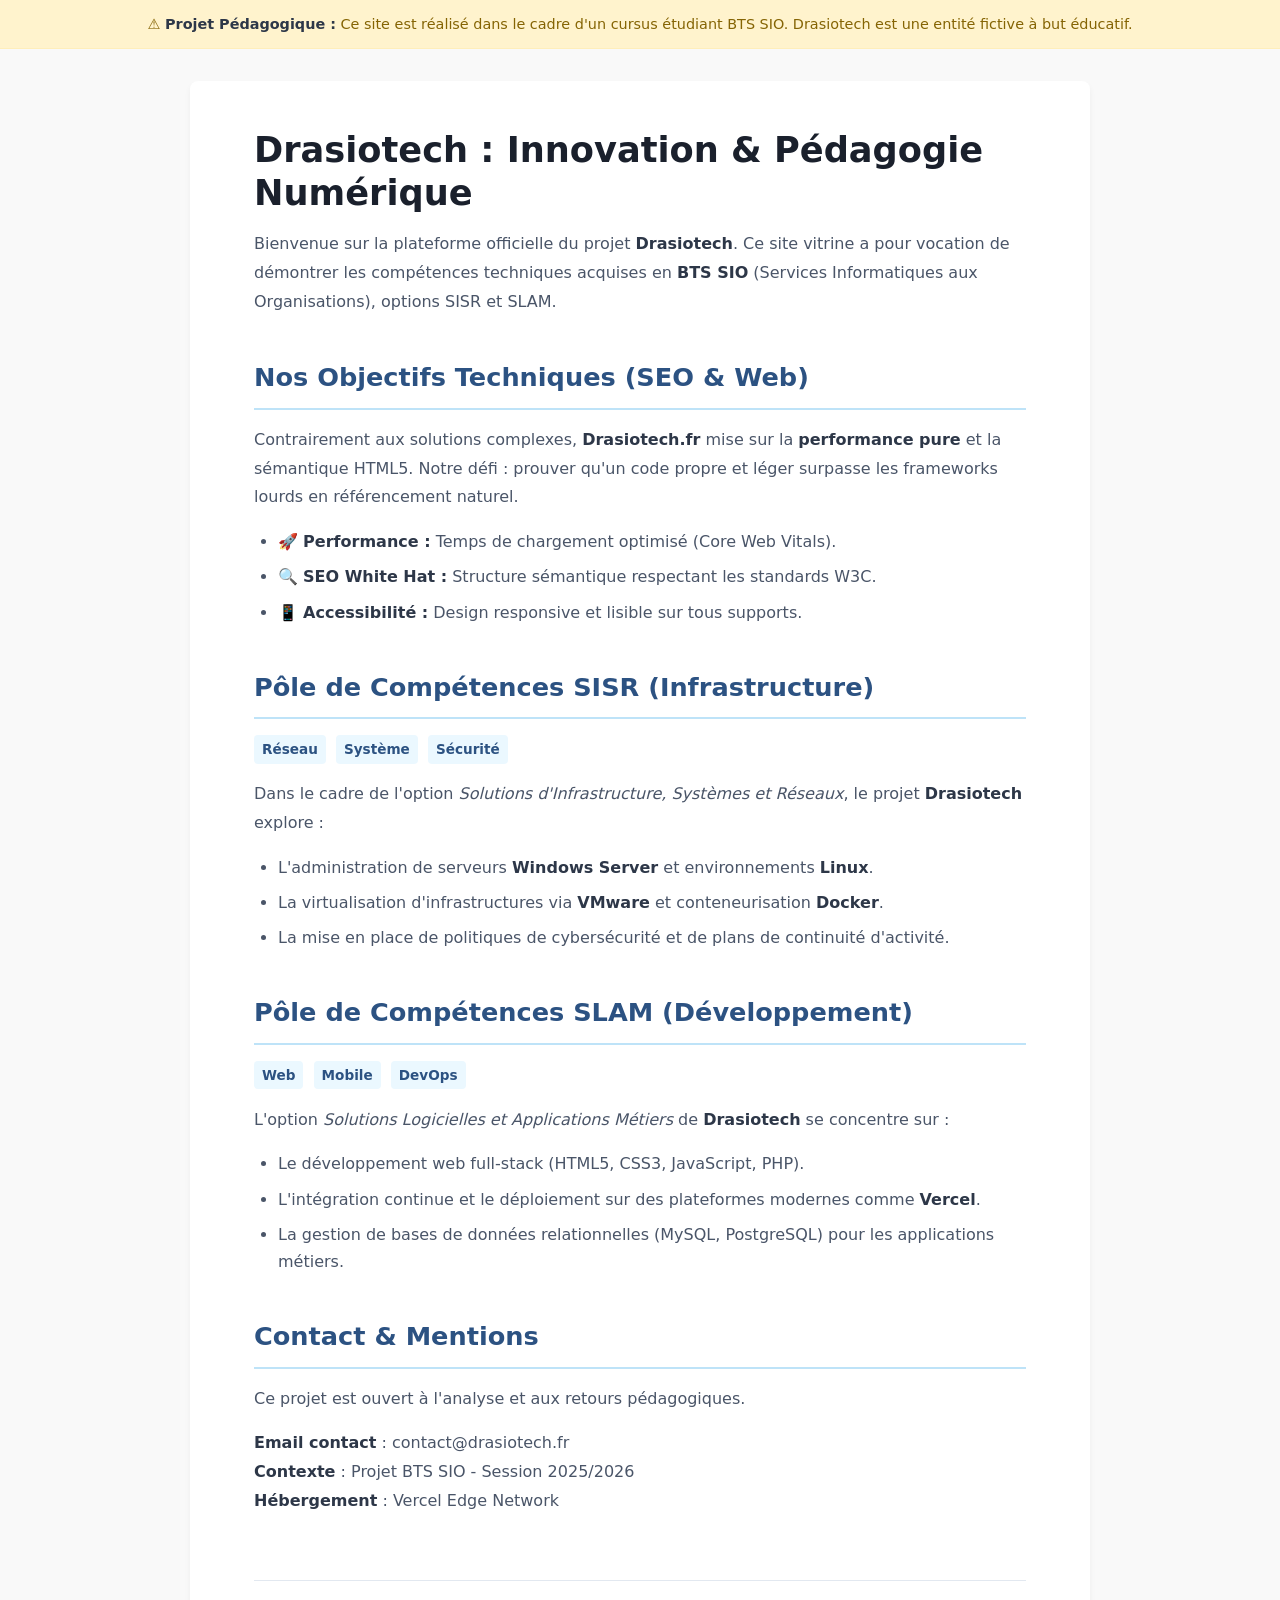
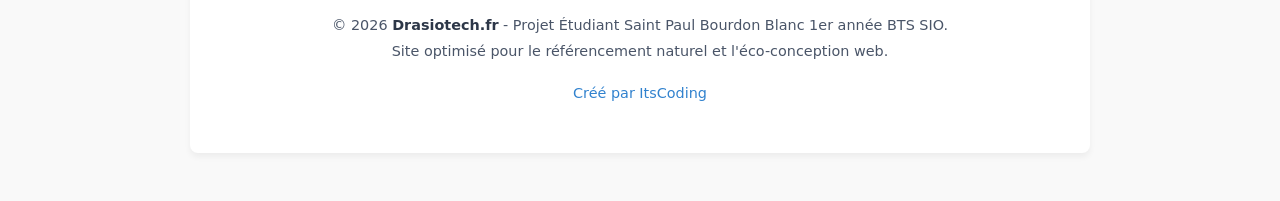
<file: index.html>
<!DOCTYPE html>
<html lang="fr">
<head>
<meta charset="UTF-8">
<meta name="viewport" content="width=device-width,initial-scale=1">
<meta name="google-site-verification" content="jrD4zr35IPNOhai_bwpyRu4ziOQXODdLXwy6kh1XuYM">

<title>Drasiotech - Projet Étudiant BTS SIO & Services Numériques</title>

<meta name="description" content="Site officiel du projet étudiant Drasiotech (BTS SIO). Démonstration de compétences en infrastructure SISR, développement SLAM et optimisation SEO.">

<link rel="canonical" href="https://drasiotech.fr/">

<link rel="icon" type="image/png" sizes="32x32" href="/favicon.png">
<link rel="icon" type="image/png" sizes="192x192" href="/favicon.png">
<link rel="apple-touch-icon" sizes="180x180" href="/favicon.png">

<style>
/* Reset et Base */
*{margin:0;padding:0;box-sizing:border-box}
body{font:16px/1.7 system-ui,-apple-system,sans-serif;color:#333;background:#f9f9f9;padding-bottom:3rem}

/* Le Bandeau "Projet Étudiant" */
.student-banner {
    background-color: #fff3cd;
    color: #856404;
    text-align: center;
    padding: 12px;
    font-size: 0.9rem;
    border-bottom: 1px solid #ffeeba;
}

/* Conteneur Principal */
.container {
    max-width: 900px;
    margin: 0 auto;
    padding: 3rem 5%;
    background: #fff;
    box-shadow: 0 4px 6px rgba(0,0,0,0.05);
    margin-top: 2rem;
    border-radius: 8px;
}

/* Typographie */
h1{font-size:2.2rem;color:#1a202c;margin-bottom:1rem;line-height:1.2}
h2{font-size:1.6rem;color:#2c5282;margin:2.5rem 0 1rem;padding-bottom:0.5rem;border-bottom:2px solid #bee3f8}
h3{font-size:1.2rem;color:#2b6cb0;margin:1.5rem 0 0.5rem;}
p{margin-bottom:1rem;line-height:1.8;color:#4a5568}
strong{color:#2d3748;font-weight:700}
ul {margin-bottom: 1rem; padding-left: 1.5rem; color: #4a5568;}
li {margin-bottom: 0.5rem;}

/* Liens */
a{color:#3182ce;text-decoration:none;font-weight:500;transition: color 0.2s}
a:hover{color:#2c5282;text-decoration:underline}

/* Footer "Projet" */
footer{
    margin-top:4rem;
    padding-top:2rem;
    border-top:1px solid #e2e8f0;
    color:#718096;
    text-align:center;
    font-size: 0.9rem;
}
.tag {
    display: inline-block;
    background: #ebf8ff;
    color: #2c5282;
    padding: 2px 8px;
    border-radius: 4px;
    font-size: 0.85rem;
    font-weight: 600;
    margin-right: 5px;
}
</style>

<script type="application/ld+json">
{
  "@context": "https://schema.org",
  "@type": "EducationalOrganization",
  "name": "Drasiotech - Projet BTS SIO",
  "url": "https://drasiotech.fr",
  "description": "Projet pédagogique étudiant simulant une entreprise de services numériques SISR et SLAM.",
  "email": "contact@drasiotech.fr",
  "areaServed": "France"
}
</script>
</head>
<body>

<div class="student-banner">
    ⚠️ <strong>Projet Pédagogique :</strong> Ce site est réalisé dans le cadre d'un cursus étudiant BTS SIO. Drasiotech est une entité fictive à but éducatif.
</div>

<main class="container">

    <header>
        <h1>Drasiotech : Innovation & Pédagogie Numérique</h1>
        <p>Bienvenue sur la plateforme officielle du projet <strong>Drasiotech</strong>. Ce site vitrine a pour vocation de démontrer les compétences techniques acquises en <strong>BTS SIO</strong> (Services Informatiques aux Organisations), options SISR et SLAM.</p>
    </header>

    <h2>Nos Objectifs Techniques (SEO & Web)</h2>
    <p>Contrairement aux solutions complexes, <strong>Drasiotech.fr</strong> mise sur la <strong>performance pure</strong> et la sémantique HTML5. Notre défi : prouver qu'un code propre et léger surpasse les frameworks lourds en référencement naturel.</p>
    <ul>
        <li>🚀 <strong>Performance :</strong> Temps de chargement optimisé (Core Web Vitals).</li>
        <li>🔍 <strong>SEO White Hat :</strong> Structure sémantique respectant les standards W3C.</li>
        <li>📱 <strong>Accessibilité :</strong> Design responsive et lisible sur tous supports.</li>
    </ul>

    <h2>Pôle de Compétences SISR (Infrastructure)</h2>
    <p><span class="tag">Réseau</span> <span class="tag">Système</span> <span class="tag">Sécurité</span></p>
    <p>Dans le cadre de l'option <em>Solutions d'Infrastructure, Systèmes et Réseaux</em>, le projet <strong>Drasiotech</strong> explore :</p>
    <ul>
        <li>L'administration de serveurs <strong>Windows Server</strong> et environnements <strong>Linux</strong>.</li>
        <li>La virtualisation d'infrastructures via <strong>VMware</strong> et conteneurisation <strong>Docker</strong>.</li>
        <li>La mise en place de politiques de cybersécurité et de plans de continuité d'activité.</li>
    </ul>

    <h2>Pôle de Compétences SLAM (Développement)</h2>
    <p><span class="tag">Web</span> <span class="tag">Mobile</span> <span class="tag">DevOps</span></p>
    <p>L'option <em>Solutions Logicielles et Applications Métiers</em> de <strong>Drasiotech</strong> se concentre sur :</p>
    <ul>
        <li>Le développement web full-stack (HTML5, CSS3, JavaScript, PHP).</li>
        <li>L'intégration continue et le déploiement sur des plateformes modernes comme <strong>Vercel</strong>.</li>
        <li>La gestion de bases de données relationnelles (MySQL, PostgreSQL) pour les applications métiers.</li>
    </ul>

    <h2>Contact & Mentions</h2>
    <p>Ce projet est ouvert à l'analyse et aux retours pédagogiques.</p>
    <p>
        <strong>Email contact</strong> : contact@drasiotech.fr<br>
        <strong>Contexte</strong> : Projet BTS SIO - Session 2025/2026<br>
        <strong>Hébergement</strong> : Vercel Edge Network
    </p>

    <footer>
        <p>&copy; 2026 <strong>Drasiotech.fr</strong> - Projet Étudiant Saint Paul Bourdon Blanc 1er année BTS SIO.<br>
        Site optimisé pour le référencement naturel et l'éco-conception web.</p>
        <itscoding-badge>
            <a href="https://its-coding.vercel.app">Créé par ItsCoding</a>
        </itscoding-badge>
    </footer>

</main>

<script src="https://its-coding.vercel.app/badge/itscoding-badge.js" defer></script>
</body>
</html>
</file>
